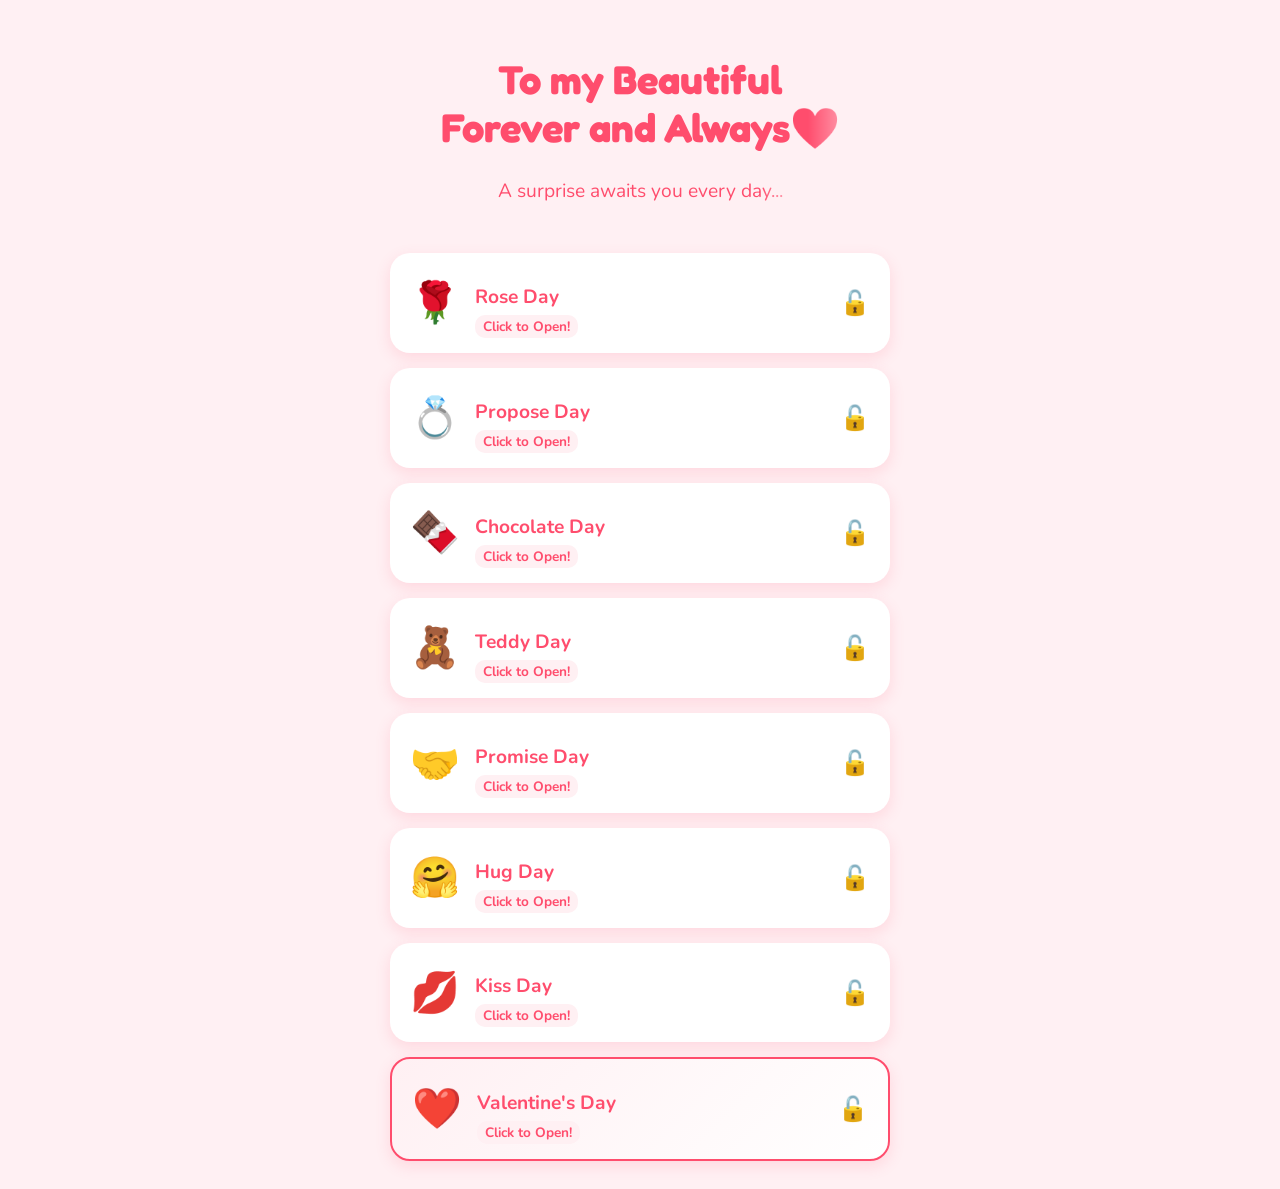
<file: index.html>
<!DOCTYPE html>
<html lang="en">

<head>
    <meta charset="UTF-8">
    <meta name="viewport" content="width=device-width, initial-scale=1.0">
    <title>For My Pikoo</title>
    <link rel="stylesheet" href="style.css">
</head>

<body>

    <div class="container">
        <h1 class="shine-text">To my Beautiful<br> 
            Forever and Always❤️</h1>
        <p class="shine-text" style="font-size: 1.2rem; margin-bottom: 20px;">A surprise awaits you every day...</p>

        <div class="timeline">
            <a href="rose.html" class="day-card" id="day-7" data-date="2026-02-07">
                <div class="icon">🌹</div>
                <div class="info">
                    <h2>Rose Day</h2>
                    <div class="timer" id="timer-7">Loading...</div>
                </div>
                <div class="status">🔒</div>

                <svg class="heart-icon heart-1" viewBox="0 0 24 24">
                    <path
                        d="M12 21.35l-1.45-1.32C5.4 15.36 2 12.28 2 8.5 2 5.42 4.42 3 7.5 3c1.74 0 3.41.81 4.5 2.09C13.09 3.81 14.76 3 16.5 3 19.58 3 22 5.42 22 8.5c0 3.78-3.4 6.86-8.55 11.54L12 21.35z" />
                </svg>
                <svg class="heart-icon heart-2" viewBox="0 0 24 24">
                    <path
                        d="M12 21.35l-1.45-1.32C5.4 15.36 2 12.28 2 8.5 2 5.42 4.42 3 7.5 3c1.74 0 3.41.81 4.5 2.09C13.09 3.81 14.76 3 16.5 3 19.58 3 22 5.42 22 8.5c0 3.78-3.4 6.86-8.55 11.54L12 21.35z" />
                </svg>
                <svg class="heart-icon heart-3" viewBox="0 0 24 24">
                    <path
                        d="M12 21.35l-1.45-1.32C5.4 15.36 2 12.28 2 8.5 2 5.42 4.42 3 7.5 3c1.74 0 3.41.81 4.5 2.09C13.09 3.81 14.76 3 16.5 3 19.58 3 22 5.42 22 8.5c0 3.78-3.4 6.86-8.55 11.54L12 21.35z" />
                </svg>
                <svg class="heart-icon heart-4" viewBox="0 0 24 24">
                    <path
                        d="M12 21.35l-1.45-1.32C5.4 15.36 2 12.28 2 8.5 2 5.42 4.42 3 7.5 3c1.74 0 3.41.81 4.5 2.09C13.09 3.81 14.76 3 16.5 3 19.58 3 22 5.42 22 8.5c0 3.78-3.4 6.86-8.55 11.54L12 21.35z" />
                </svg>
                <svg class="heart-icon heart-5" viewBox="0 0 24 24">
                    <path
                        d="M12 21.35l-1.45-1.32C5.4 15.36 2 12.28 2 8.5 2 5.42 4.42 3 7.5 3c1.74 0 3.41.81 4.5 2.09C13.09 3.81 14.76 3 16.5 3 19.58 3 22 5.42 22 8.5c0 3.78-3.4 6.86-8.55 11.54L12 21.35z" />
                </svg>
                <svg class="heart-icon heart-6" viewBox="0 0 24 24">
                    <path
                        d="M12 21.35l-1.45-1.32C5.4 15.36 2 12.28 2 8.5 2 5.42 4.42 3 7.5 3c1.74 0 3.41.81 4.5 2.09C13.09 3.81 14.76 3 16.5 3 19.58 3 22 5.42 22 8.5c0 3.78-3.4 6.86-8.55 11.54L12 21.35z" />
                </svg>
            </a>

            <a href="propose.html" class="day-card" id="day-8" data-date="2026-02-08">
                <div class="icon">💍</div>
                <div class="info">
                    <h2>Propose Day</h2>
                    <div class="timer" id="timer-8">Loading...</div>
                </div>
                <div class="status">🔒</div>
                <svg class="heart-icon heart-1" viewBox="0 0 24 24">
                    <path
                        d="M12 21.35l-1.45-1.32C5.4 15.36 2 12.28 2 8.5 2 5.42 4.42 3 7.5 3c1.74 0 3.41.81 4.5 2.09C13.09 3.81 14.76 3 16.5 3 19.58 3 22 5.42 22 8.5c0 3.78-3.4 6.86-8.55 11.54L12 21.35z" />
                </svg>
                <svg class="heart-icon heart-2" viewBox="0 0 24 24">
                    <path
                        d="M12 21.35l-1.45-1.32C5.4 15.36 2 12.28 2 8.5 2 5.42 4.42 3 7.5 3c1.74 0 3.41.81 4.5 2.09C13.09 3.81 14.76 3 16.5 3 19.58 3 22 5.42 22 8.5c0 3.78-3.4 6.86-8.55 11.54L12 21.35z" />
                </svg>
                <svg class="heart-icon heart-3" viewBox="0 0 24 24">
                    <path
                        d="M12 21.35l-1.45-1.32C5.4 15.36 2 12.28 2 8.5 2 5.42 4.42 3 7.5 3c1.74 0 3.41.81 4.5 2.09C13.09 3.81 14.76 3 16.5 3 19.58 3 22 5.42 22 8.5c0 3.78-3.4 6.86-8.55 11.54L12 21.35z" />
                </svg>
                <svg class="heart-icon heart-4" viewBox="0 0 24 24">
                    <path
                        d="M12 21.35l-1.45-1.32C5.4 15.36 2 12.28 2 8.5 2 5.42 4.42 3 7.5 3c1.74 0 3.41.81 4.5 2.09C13.09 3.81 14.76 3 16.5 3 19.58 3 22 5.42 22 8.5c0 3.78-3.4 6.86-8.55 11.54L12 21.35z" />
                </svg>
                <svg class="heart-icon heart-5" viewBox="0 0 24 24">
                    <path
                        d="M12 21.35l-1.45-1.32C5.4 15.36 2 12.28 2 8.5 2 5.42 4.42 3 7.5 3c1.74 0 3.41.81 4.5 2.09C13.09 3.81 14.76 3 16.5 3 19.58 3 22 5.42 22 8.5c0 3.78-3.4 6.86-8.55 11.54L12 21.35z" />
                </svg>
                <svg class="heart-icon heart-6" viewBox="0 0 24 24">
                    <path
                        d="M12 21.35l-1.45-1.32C5.4 15.36 2 12.28 2 8.5 2 5.42 4.42 3 7.5 3c1.74 0 3.41.81 4.5 2.09C13.09 3.81 14.76 3 16.5 3 19.58 3 22 5.42 22 8.5c0 3.78-3.4 6.86-8.55 11.54L12 21.35z" />
                </svg>
            </a>

            <a href="chocolate.html" class="day-card" id="day-9" data-date="2026-02-09">
                <div class="icon">🍫</div>
                <div class="info">
                    <h2>Chocolate Day</h2>
                    <div class="timer" id="timer-9">Loading...</div>
                </div>
                <div class="status">🔒</div>
                <svg class="heart-icon heart-1" viewBox="0 0 24 24">
                    <path
                        d="M12 21.35l-1.45-1.32C5.4 15.36 2 12.28 2 8.5 2 5.42 4.42 3 7.5 3c1.74 0 3.41.81 4.5 2.09C13.09 3.81 14.76 3 16.5 3 19.58 3 22 5.42 22 8.5c0 3.78-3.4 6.86-8.55 11.54L12 21.35z" />
                </svg>
                <svg class="heart-icon heart-2" viewBox="0 0 24 24">
                    <path
                        d="M12 21.35l-1.45-1.32C5.4 15.36 2 12.28 2 8.5 2 5.42 4.42 3 7.5 3c1.74 0 3.41.81 4.5 2.09C13.09 3.81 14.76 3 16.5 3 19.58 3 22 5.42 22 8.5c0 3.78-3.4 6.86-8.55 11.54L12 21.35z" />
                </svg>
                <svg class="heart-icon heart-3" viewBox="0 0 24 24">
                    <path
                        d="M12 21.35l-1.45-1.32C5.4 15.36 2 12.28 2 8.5 2 5.42 4.42 3 7.5 3c1.74 0 3.41.81 4.5 2.09C13.09 3.81 14.76 3 16.5 3 19.58 3 22 5.42 22 8.5c0 3.78-3.4 6.86-8.55 11.54L12 21.35z" />
                </svg>
                <svg class="heart-icon heart-4" viewBox="0 0 24 24">
                    <path
                        d="M12 21.35l-1.45-1.32C5.4 15.36 2 12.28 2 8.5 2 5.42 4.42 3 7.5 3c1.74 0 3.41.81 4.5 2.09C13.09 3.81 14.76 3 16.5 3 19.58 3 22 5.42 22 8.5c0 3.78-3.4 6.86-8.55 11.54L12 21.35z" />
                </svg>
                <svg class="heart-icon heart-5" viewBox="0 0 24 24">
                    <path
                        d="M12 21.35l-1.45-1.32C5.4 15.36 2 12.28 2 8.5 2 5.42 4.42 3 7.5 3c1.74 0 3.41.81 4.5 2.09C13.09 3.81 14.76 3 16.5 3 19.58 3 22 5.42 22 8.5c0 3.78-3.4 6.86-8.55 11.54L12 21.35z" />
                </svg>
                <svg class="heart-icon heart-6" viewBox="0 0 24 24">
                    <path
                        d="M12 21.35l-1.45-1.32C5.4 15.36 2 12.28 2 8.5 2 5.42 4.42 3 7.5 3c1.74 0 3.41.81 4.5 2.09C13.09 3.81 14.76 3 16.5 3 19.58 3 22 5.42 22 8.5c0 3.78-3.4 6.86-8.55 11.54L12 21.35z" />
                </svg>
            </a>

            <a href="teddy.html" class="day-card" id="day-10" data-date="2026-02-10">
                <div class="icon">🧸</div>
                <div class="info">
                    <h2>Teddy Day</h2>
                    <div class="timer" id="timer-10">Loading...</div>
                </div>
                <div class="status">🔒</div>
                <svg class="heart-icon heart-1" viewBox="0 0 24 24">
                    <path
                        d="M12 21.35l-1.45-1.32C5.4 15.36 2 12.28 2 8.5 2 5.42 4.42 3 7.5 3c1.74 0 3.41.81 4.5 2.09C13.09 3.81 14.76 3 16.5 3 19.58 3 22 5.42 22 8.5c0 3.78-3.4 6.86-8.55 11.54L12 21.35z" />
                </svg>
                <svg class="heart-icon heart-2" viewBox="0 0 24 24">
                    <path
                        d="M12 21.35l-1.45-1.32C5.4 15.36 2 12.28 2 8.5 2 5.42 4.42 3 7.5 3c1.74 0 3.41.81 4.5 2.09C13.09 3.81 14.76 3 16.5 3 19.58 3 22 5.42 22 8.5c0 3.78-3.4 6.86-8.55 11.54L12 21.35z" />
                </svg>
                <svg class="heart-icon heart-3" viewBox="0 0 24 24">
                    <path
                        d="M12 21.35l-1.45-1.32C5.4 15.36 2 12.28 2 8.5 2 5.42 4.42 3 7.5 3c1.74 0 3.41.81 4.5 2.09C13.09 3.81 14.76 3 16.5 3 19.58 3 22 5.42 22 8.5c0 3.78-3.4 6.86-8.55 11.54L12 21.35z" />
                </svg>
                <svg class="heart-icon heart-4" viewBox="0 0 24 24">
                    <path
                        d="M12 21.35l-1.45-1.32C5.4 15.36 2 12.28 2 8.5 2 5.42 4.42 3 7.5 3c1.74 0 3.41.81 4.5 2.09C13.09 3.81 14.76 3 16.5 3 19.58 3 22 5.42 22 8.5c0 3.78-3.4 6.86-8.55 11.54L12 21.35z" />
                </svg>
                <svg class="heart-icon heart-5" viewBox="0 0 24 24">
                    <path
                        d="M12 21.35l-1.45-1.32C5.4 15.36 2 12.28 2 8.5 2 5.42 4.42 3 7.5 3c1.74 0 3.41.81 4.5 2.09C13.09 3.81 14.76 3 16.5 3 19.58 3 22 5.42 22 8.5c0 3.78-3.4 6.86-8.55 11.54L12 21.35z" />
                </svg>
                <svg class="heart-icon heart-6" viewBox="0 0 24 24">
                    <path
                        d="M12 21.35l-1.45-1.32C5.4 15.36 2 12.28 2 8.5 2 5.42 4.42 3 7.5 3c1.74 0 3.41.81 4.5 2.09C13.09 3.81 14.76 3 16.5 3 19.58 3 22 5.42 22 8.5c0 3.78-3.4 6.86-8.55 11.54L12 21.35z" />
                </svg>
            </a>

            <a href="promise.html" class="day-card" id="day-11" data-date="2026-02-11">
                <div class="icon">🤝</div>
                <div class="info">
                    <h2>Promise Day</h2>
                    <div class="timer" id="timer-11">Loading...</div>
                </div>
                <div class="status">🔒</div>
                <svg class="heart-icon heart-1" viewBox="0 0 24 24">
                    <path
                        d="M12 21.35l-1.45-1.32C5.4 15.36 2 12.28 2 8.5 2 5.42 4.42 3 7.5 3c1.74 0 3.41.81 4.5 2.09C13.09 3.81 14.76 3 16.5 3 19.58 3 22 5.42 22 8.5c0 3.78-3.4 6.86-8.55 11.54L12 21.35z" />
                </svg>
                <svg class="heart-icon heart-2" viewBox="0 0 24 24">
                    <path
                        d="M12 21.35l-1.45-1.32C5.4 15.36 2 12.28 2 8.5 2 5.42 4.42 3 7.5 3c1.74 0 3.41.81 4.5 2.09C13.09 3.81 14.76 3 16.5 3 19.58 3 22 5.42 22 8.5c0 3.78-3.4 6.86-8.55 11.54L12 21.35z" />
                </svg>
                <svg class="heart-icon heart-3" viewBox="0 0 24 24">
                    <path
                        d="M12 21.35l-1.45-1.32C5.4 15.36 2 12.28 2 8.5 2 5.42 4.42 3 7.5 3c1.74 0 3.41.81 4.5 2.09C13.09 3.81 14.76 3 16.5 3 19.58 3 22 5.42 22 8.5c0 3.78-3.4 6.86-8.55 11.54L12 21.35z" />
                </svg>
                <svg class="heart-icon heart-4" viewBox="0 0 24 24">
                    <path
                        d="M12 21.35l-1.45-1.32C5.4 15.36 2 12.28 2 8.5 2 5.42 4.42 3 7.5 3c1.74 0 3.41.81 4.5 2.09C13.09 3.81 14.76 3 16.5 3 19.58 3 22 5.42 22 8.5c0 3.78-3.4 6.86-8.55 11.54L12 21.35z" />
                </svg>
                <svg class="heart-icon heart-5" viewBox="0 0 24 24">
                    <path
                        d="M12 21.35l-1.45-1.32C5.4 15.36 2 12.28 2 8.5 2 5.42 4.42 3 7.5 3c1.74 0 3.41.81 4.5 2.09C13.09 3.81 14.76 3 16.5 3 19.58 3 22 5.42 22 8.5c0 3.78-3.4 6.86-8.55 11.54L12 21.35z" />
                </svg>
                <svg class="heart-icon heart-6" viewBox="0 0 24 24">
                    <path
                        d="M12 21.35l-1.45-1.32C5.4 15.36 2 12.28 2 8.5 2 5.42 4.42 3 7.5 3c1.74 0 3.41.81 4.5 2.09C13.09 3.81 14.76 3 16.5 3 19.58 3 22 5.42 22 8.5c0 3.78-3.4 6.86-8.55 11.54L12 21.35z" />
                </svg>
            </a>

            <a href="hug.html" class="day-card" id="day-12" data-date="2026-02-12">
                <div class="icon">🤗</div>
                <div class="info">
                    <h2>Hug Day</h2>
                    <div class="timer" id="timer-12">Loading...</div>
                </div>
                <div class="status">🔒</div>
                <svg class="heart-icon heart-1" viewBox="0 0 24 24">
                    <path
                        d="M12 21.35l-1.45-1.32C5.4 15.36 2 12.28 2 8.5 2 5.42 4.42 3 7.5 3c1.74 0 3.41.81 4.5 2.09C13.09 3.81 14.76 3 16.5 3 19.58 3 22 5.42 22 8.5c0 3.78-3.4 6.86-8.55 11.54L12 21.35z" />
                </svg>
                <svg class="heart-icon heart-2" viewBox="0 0 24 24">
                    <path
                        d="M12 21.35l-1.45-1.32C5.4 15.36 2 12.28 2 8.5 2 5.42 4.42 3 7.5 3c1.74 0 3.41.81 4.5 2.09C13.09 3.81 14.76 3 16.5 3 19.58 3 22 5.42 22 8.5c0 3.78-3.4 6.86-8.55 11.54L12 21.35z" />
                </svg>
                <svg class="heart-icon heart-3" viewBox="0 0 24 24">
                    <path
                        d="M12 21.35l-1.45-1.32C5.4 15.36 2 12.28 2 8.5 2 5.42 4.42 3 7.5 3c1.74 0 3.41.81 4.5 2.09C13.09 3.81 14.76 3 16.5 3 19.58 3 22 5.42 22 8.5c0 3.78-3.4 6.86-8.55 11.54L12 21.35z" />
                </svg>
                <svg class="heart-icon heart-4" viewBox="0 0 24 24">
                    <path
                        d="M12 21.35l-1.45-1.32C5.4 15.36 2 12.28 2 8.5 2 5.42 4.42 3 7.5 3c1.74 0 3.41.81 4.5 2.09C13.09 3.81 14.76 3 16.5 3 19.58 3 22 5.42 22 8.5c0 3.78-3.4 6.86-8.55 11.54L12 21.35z" />
                </svg>
                <svg class="heart-icon heart-5" viewBox="0 0 24 24">
                    <path
                        d="M12 21.35l-1.45-1.32C5.4 15.36 2 12.28 2 8.5 2 5.42 4.42 3 7.5 3c1.74 0 3.41.81 4.5 2.09C13.09 3.81 14.76 3 16.5 3 19.58 3 22 5.42 22 8.5c0 3.78-3.4 6.86-8.55 11.54L12 21.35z" />
                </svg>
                <svg class="heart-icon heart-6" viewBox="0 0 24 24">
                    <path
                        d="M12 21.35l-1.45-1.32C5.4 15.36 2 12.28 2 8.5 2 5.42 4.42 3 7.5 3c1.74 0 3.41.81 4.5 2.09C13.09 3.81 14.76 3 16.5 3 19.58 3 22 5.42 22 8.5c0 3.78-3.4 6.86-8.55 11.54L12 21.35z" />
                </svg>
            </a>

            <a href="kiss.html" class="day-card" id="day-13" data-date="2026-02-13">
                <div class="icon">💋</div>
                <div class="info">
                    <h2>Kiss Day</h2>
                    <div class="timer" id="timer-13">Loading...</div>
                </div>
                <div class="status">🔒</div>
                <svg class="heart-icon heart-1" viewBox="0 0 24 24">
                    <path
                        d="M12 21.35l-1.45-1.32C5.4 15.36 2 12.28 2 8.5 2 5.42 4.42 3 7.5 3c1.74 0 3.41.81 4.5 2.09C13.09 3.81 14.76 3 16.5 3 19.58 3 22 5.42 22 8.5c0 3.78-3.4 6.86-8.55 11.54L12 21.35z" />
                </svg>
                <svg class="heart-icon heart-2" viewBox="0 0 24 24">
                    <path
                        d="M12 21.35l-1.45-1.32C5.4 15.36 2 12.28 2 8.5 2 5.42 4.42 3 7.5 3c1.74 0 3.41.81 4.5 2.09C13.09 3.81 14.76 3 16.5 3 19.58 3 22 5.42 22 8.5c0 3.78-3.4 6.86-8.55 11.54L12 21.35z" />
                </svg>
                <svg class="heart-icon heart-3" viewBox="0 0 24 24">
                    <path
                        d="M12 21.35l-1.45-1.32C5.4 15.36 2 12.28 2 8.5 2 5.42 4.42 3 7.5 3c1.74 0 3.41.81 4.5 2.09C13.09 3.81 14.76 3 16.5 3 19.58 3 22 5.42 22 8.5c0 3.78-3.4 6.86-8.55 11.54L12 21.35z" />
                </svg>
                <svg class="heart-icon heart-4" viewBox="0 0 24 24">
                    <path
                        d="M12 21.35l-1.45-1.32C5.4 15.36 2 12.28 2 8.5 2 5.42 4.42 3 7.5 3c1.74 0 3.41.81 4.5 2.09C13.09 3.81 14.76 3 16.5 3 19.58 3 22 5.42 22 8.5c0 3.78-3.4 6.86-8.55 11.54L12 21.35z" />
                </svg>
                <svg class="heart-icon heart-5" viewBox="0 0 24 24">
                    <path
                        d="M12 21.35l-1.45-1.32C5.4 15.36 2 12.28 2 8.5 2 5.42 4.42 3 7.5 3c1.74 0 3.41.81 4.5 2.09C13.09 3.81 14.76 3 16.5 3 19.58 3 22 5.42 22 8.5c0 3.78-3.4 6.86-8.55 11.54L12 21.35z" />
                </svg>
                <svg class="heart-icon heart-6" viewBox="0 0 24 24">
                    <path
                        d="M12 21.35l-1.45-1.32C5.4 15.36 2 12.28 2 8.5 2 5.42 4.42 3 7.5 3c1.74 0 3.41.81 4.5 2.09C13.09 3.81 14.76 3 16.5 3 19.58 3 22 5.42 22 8.5c0 3.78-3.4 6.86-8.55 11.54L12 21.35z" />
                </svg>
            </a>

            <a href="valentine.html" class="day-card valentine-special" id="day-14" data-date="2026-02-14">
                <div class="icon">❤️</div>
                <div class="info">
                    <h2>Valentine's Day</h2>
                    <div class="timer" id="timer-14">Loading...</div>
                </div>
                <div class="status">🔒</div>
                <svg class="heart-icon heart-1" viewBox="0 0 24 24">
                    <path
                        d="M12 21.35l-1.45-1.32C5.4 15.36 2 12.28 2 8.5 2 5.42 4.42 3 7.5 3c1.74 0 3.41.81 4.5 2.09C13.09 3.81 14.76 3 16.5 3 19.58 3 22 5.42 22 8.5c0 3.78-3.4 6.86-8.55 11.54L12 21.35z" />
                </svg>
                <svg class="heart-icon heart-2" viewBox="0 0 24 24">
                    <path
                        d="M12 21.35l-1.45-1.32C5.4 15.36 2 12.28 2 8.5 2 5.42 4.42 3 7.5 3c1.74 0 3.41.81 4.5 2.09C13.09 3.81 14.76 3 16.5 3 19.58 3 22 5.42 22 8.5c0 3.78-3.4 6.86-8.55 11.54L12 21.35z" />
                </svg>
                <svg class="heart-icon heart-3" viewBox="0 0 24 24">
                    <path
                        d="M12 21.35l-1.45-1.32C5.4 15.36 2 12.28 2 8.5 2 5.42 4.42 3 7.5 3c1.74 0 3.41.81 4.5 2.09C13.09 3.81 14.76 3 16.5 3 19.58 3 22 5.42 22 8.5c0 3.78-3.4 6.86-8.55 11.54L12 21.35z" />
                </svg>
                <svg class="heart-icon heart-4" viewBox="0 0 24 24">
                    <path
                        d="M12 21.35l-1.45-1.32C5.4 15.36 2 12.28 2 8.5 2 5.42 4.42 3 7.5 3c1.74 0 3.41.81 4.5 2.09C13.09 3.81 14.76 3 16.5 3 19.58 3 22 5.42 22 8.5c0 3.78-3.4 6.86-8.55 11.54L12 21.35z" />
                </svg>
                <svg class="heart-icon heart-5" viewBox="0 0 24 24">
                    <path
                        d="M12 21.35l-1.45-1.32C5.4 15.36 2 12.28 2 8.5 2 5.42 4.42 3 7.5 3c1.74 0 3.41.81 4.5 2.09C13.09 3.81 14.76 3 16.5 3 19.58 3 22 5.42 22 8.5c0 3.78-3.4 6.86-8.55 11.54L12 21.35z" />
                </svg>
                <svg class="heart-icon heart-6" viewBox="0 0 24 24">
                    <path
                        d="M12 21.35l-1.45-1.32C5.4 15.36 2 12.28 2 8.5 2 5.42 4.42 3 7.5 3c1.74 0 3.41.81 4.5 2.09C13.09 3.81 14.76 3 16.5 3 19.58 3 22 5.42 22 8.5c0 3.78-3.4 6.86-8.55 11.54L12 21.35z" />
                </svg>
            </a>
        </div>
    </div>

    <script src="script.js"></script>
</body>

</html>
</file>
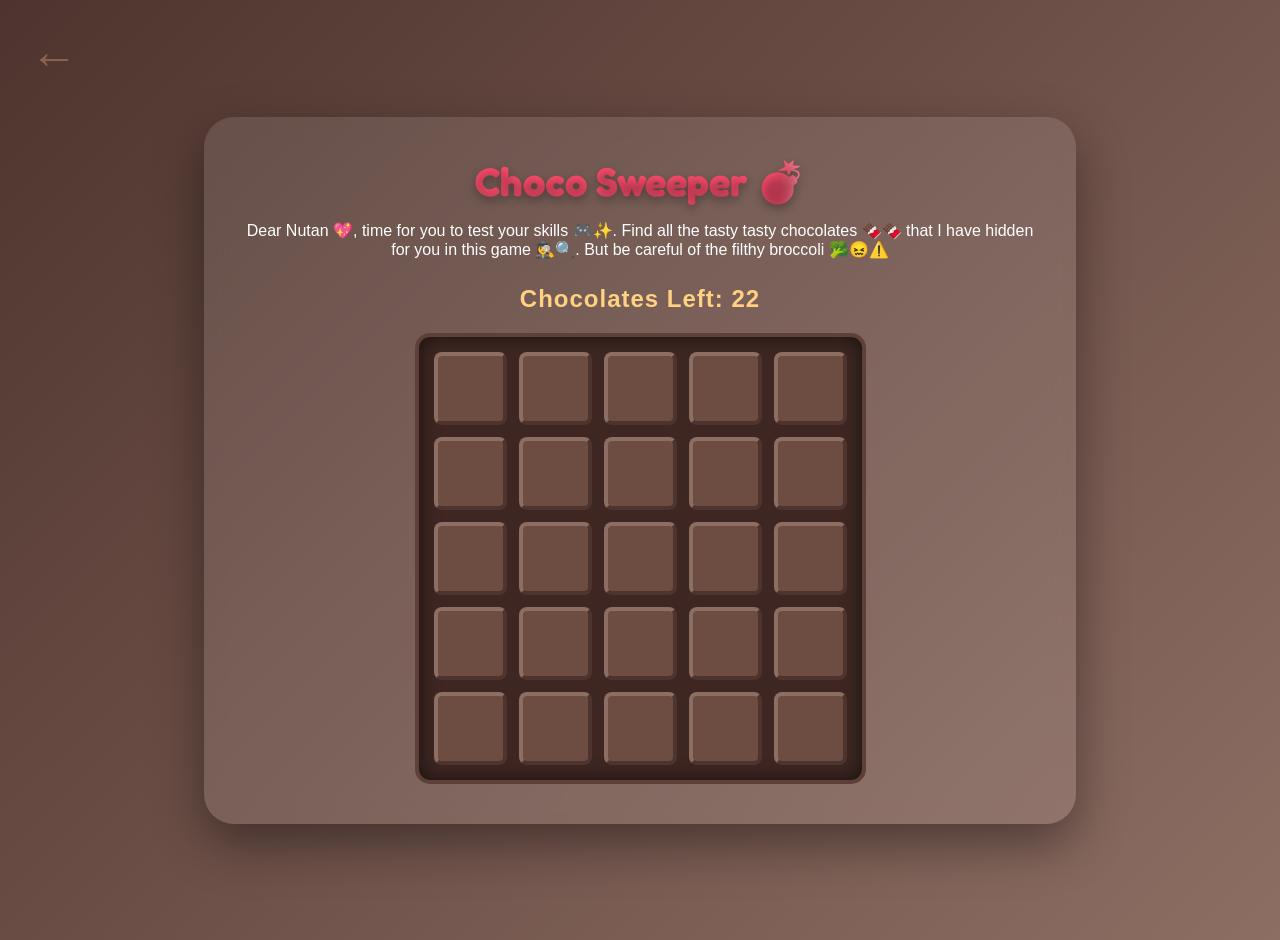
<file: chocolate.html>
<!DOCTYPE html>
<html lang="en">

<head>
    <meta charset="UTF-8">
    <meta name="viewport" content="width=device-width, initial-scale=1.0">
    <title>Choco Sweeper 🍫</title>

    <link rel="stylesheet" href="style.css">
    <link rel="stylesheet" href="chocolate.css">
</head>

<body class="choco-bg">

    <a href="index.html" class="back-arrow">←</a>

    <audio id="click-sound" src="pop.wav"></audio>
    <audio id="win-sound" src="win.mp3"></audio>
    <audio id="lose-sound" src="lose.mp3"></audio>

    <div class="game-container">
        <h1 class="shine-text" style="font-size: 2.5rem;">Choco Sweeper 💣</h1>
        <p>Dear Nutan 💖, time for you to test your skills 🎮✨. Find all the tasty tasty chocolates 🍫🍫 that
            I have hidden for you in this game 🕵️‍♀️🔍. But be careful of the filthy broccoli 🥦😖⚠️</p>


        <div class="status-bar">
            <span>Chocolates Left: <span id="choco-count">0</span></span>
        </div>

        <div id="grid" class="chocolate-grid"></div>

        <button id="restart-btn" class="btn" onclick="initGame()" style="display: none;">
            Play Again 🔄
        </button>
    </div>

    <div id="win-modal" class="modal hidden">
        <div class="modal-content">
            <span class="close-modal">&times;</span>

            <h2>Congrats Pro Gamer! 🎮🍫</h2>

            <div class="ticket">
                <div class="ticket-content">
                    <p style="font-size: 1.2rem; line-height: 1.6;">
                        To the love of my life, <b>Nutan</b>:<br>
                        You sweep me off my feet just like you swept this grid!<br>
                        <b>Happy Chocolate Day! ❤️</b><br>
                        P.S. I promise to bring you chocolates whenever and wherever you need 🍫❤️✨
                    </p>
                </div>
            </div>
        </div>
    </div>

    <canvas id="confetti"></canvas>
    <script src="chocolate.js"></script>
</body>

</html>
</file>
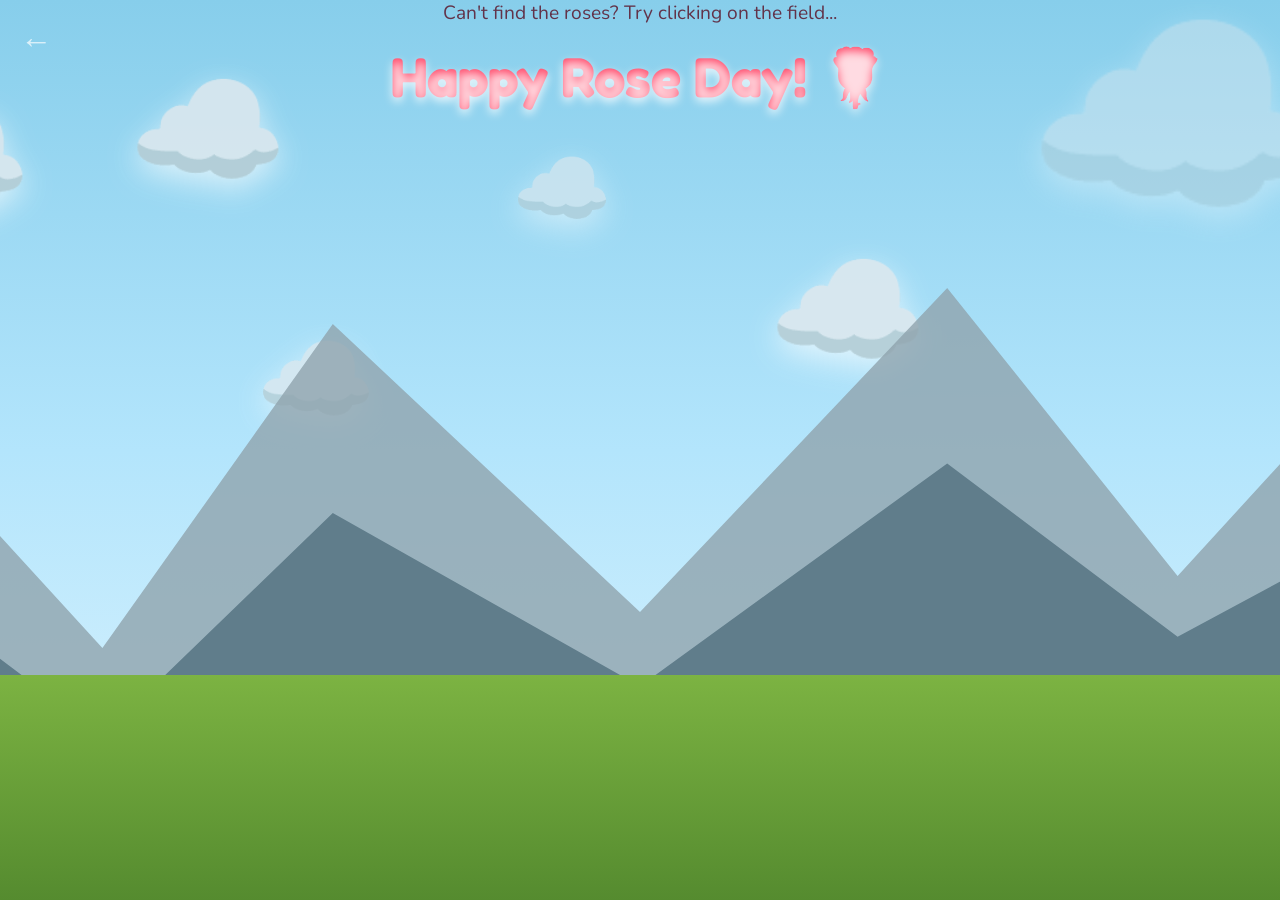
<file: rose.html>
<!DOCTYPE html>
<html lang="en">

<head>
    <meta charset="UTF-8">
    <meta name="viewport" content="width=device-width, initial-scale=1.0">
    <title>Rose Day 🌹</title>
    <link rel="stylesheet" href="style.css">
    <link rel="stylesheet" href="rose.css">
</head>

<body>

    <a href="index.html" class="back-arrow">←</a>

    <h1 class="shine-text main-title">Happy Rose Day! 🌹</h1>

    <div class="hint-text">Can't find the roses? Try clicking on the field...</div>

    <div class="world" id="world">
        <div class="layer clouds" data-speed="0.2">
            <div class="cloud c1">☁️</div>
            <div class="cloud c2">☁️</div>
            <div class="cloud c3">☁️</div>
            <div class="cloud c4">☁️</div>
            <div class="cloud c5">☁️</div>
            <div class="cloud c6">☁️</div>
        </div>

        <div class="layer mountains-back" data-speed="0.1"></div>
        <div class="layer mountains-front" data-speed="0.3"></div>

        <div class="layer ground" id="ground-area" onclick="plantRose(event)">
            <div id="gardener">
                <img src="rosa.png" alt="Rosa">
            </div>
        </div>
    </div>

    <script src="rose.js"></script>
</body>

</html>
</file>
<file: style.css>
/* style.css */
@import url('https://fonts.googleapis.com/css2?family=Fredoka+One&family=Nunito:wght@400;700&display=swap');

:root {
    --primary-color: #ff4d6d;
    --secondary-color: #ff8fa3;
    --bg-color: #fff0f3;
    --card-bg: #ffffff;
    --text-color: #590d22;
    --locked-color: #a0a0a0;
}

body {
    font-family: 'Nunito', sans-serif;
    background-color: var(--bg-color);
    color: var(--text-color);
    padding: 20px;
    display: flex;
    justify-content: center;
}

.container {
    max-width: 500px;
    width: 100%;
    text-align: center;
}

h1 {
    font-family: 'Fredoka One', cursive;
    color: var(--primary-color);
    font-size: 2.5rem;
    margin-bottom: 10px;
}

.timeline {
    display: flex;
    flex-direction: column;
    gap: 15px;
    margin-top: 30px;
}

.day-card {
    display: flex;
    align-items: center;
    background: var(--card-bg);
    padding: 15px 20px;
    border-radius: 20px;
    text-decoration: none;
    color: var(--text-color);
    box-shadow: 0 5px 15px rgba(255, 77, 109, 0.15);
    transition: transform 0.3s, box-shadow 0.3s;
    position: relative;
    z-index: 1;
    overflow: visible;
}

/* Icon (Emoji) */
.icon {
    font-size: 2.5rem;
    margin-right: 15px;
}

/* Text Info */
.info {
    flex-grow: 1;
    text-align: left;
}

.info h2 {
    font-size: 1.2rem;
    margin-bottom: 5px;
    color: var(--primary-color);
}

.timer {
    font-size: 0.85rem;
    color: #666;
    font-weight: bold;
    background: #f0f0f0;
    display: inline-block;
    padding: 2px 8px;
    border-radius: 10px;
}

/* Status (Lock/Arrow) */
.status {
    font-size: 1.5rem;
}

/* Locked State */
.day-card.locked {
    background: #f8f8f8;
    cursor: not-allowed;
    opacity: 0.8;
}

.day-card.locked .icon,
.day-card.locked h2 {
    filter: grayscale(100%);
    color: var(--locked-color);
}

/* Unlocked State (Hover) */
.day-card:not(.locked):hover {
    transform: scale(1.02);
    box-shadow: 0 8px 20px rgba(255, 77, 109, 0.25);
}

.day-card.valentine-special {
    background: linear-gradient(135deg, #fff0f3 0%, #fff 100%);
    border: 2px solid var(--primary-color);
}

/* --- UPDATED CARD HOVER & HEARTS --- */

/* 1. Make the Card Dark & Glowing on Hover */
.day-card:not(.locked):hover {
    transform: translateY(-5px) scale(1.05);
    background: #2b0c16;
    /* Goes dark */
    color: var(--secondary-color);
    /* Text turns pink */
    box-shadow: 0 0 25px var(--primary-color);
    /* The Soft Pink Glowing Outline */
    border: 1px solid var(--primary-color);
}

.day-card:not(.locked):hover .timer {
    background: #4a1a25;
    /* Darker background for timer too */
    color: #fff;
}

/* 2. Bigger Hearts & Positioning */
/* I increased widths by roughly 2x */

.heart-icon {
    position: absolute;
    fill: var(--primary-color);
    z-index: -1;
    transition: all 0.8s cubic-bezier(0.1, 0.4, 0, 1);
    opacity: 0;
    pointer-events: none;
}

/* Bigger Start Sizes */
.heart-1 {
    top: 20%;
    left: 20%;
    width: 50px;
}

/* Big one */
.heart-2 {
    top: 45%;
    left: 45%;
    width: 30px;
}

.heart-3 {
    top: 40%;
    left: 40%;
    width: 20px;
}

.heart-4 {
    top: 20%;
    left: 40%;
    width: 25px;
}

.heart-5 {
    top: 25%;
    left: 45%;
    width: 35px;
}

.heart-6 {
    top: 5%;
    left: 50%;
    width: 20px;
}

/* Fly Out Positions (unchanged, just ensuring they work with new sizes) */
.day-card:hover .heart-icon {
    opacity: 1;
    z-index: 10;
}

.day-card:hover .heart-1 {
    top: -40%;
    left: -30%;
    filter: drop-shadow(0 0 10px var(--primary-color));
}

.day-card:hover .heart-2 {
    top: -20%;
    left: 100%;
    filter: drop-shadow(0 0 10px var(--primary-color));
}

.day-card:hover .heart-3 {
    top: 100%;
    left: 100%;
    filter: drop-shadow(0 0 10px var(--primary-color));
}

.day-card:hover .heart-4 {
    top: 100%;
    left: 0%;
    filter: drop-shadow(0 0 10px var(--primary-color));
}

.day-card:hover .heart-5 {
    top: -30%;
    left: 50%;
    filter: drop-shadow(0 0 10px var(--primary-color));
}

.day-card:hover .heart-6 {
    top: 50%;
    left: 110%;
    filter: drop-shadow(0 0 10px var(--primary-color));
}

/* --- SHIMMER TEXT EFFECT (FINAL FIXED) --- */
.shine-text {
    /* The gradient is now mostly red, with a thin white strip in the middle */
    background: linear-gradient(to right,
            var(--primary-color) 0%,
            var(--primary-color) 40%,
            #ffe6ea 50%,
            var(--primary-color) 60%,
            var(--primary-color) 100%);

    /* Make background huge so we can move the strip across */
    background-size: 180% auto;

    /* Clip to text */
    color: var(--primary-color);
    /* Fallback */
    background-clip: text;
    -webkit-background-clip: text;
    -webkit-text-fill-color: transparent;

    /* Layout */
    display: inline-block;
    font-size: 2.5rem;
    line-height: 1.2;
    /* Keeps the two lines close together */

    /* Animation settings */
    animation: shine 3s linear 1 forwards;
}

@keyframes shine {
    0% {
        background-position: -200% center;
    }

    100% {
        background-position: 200% center;
    }
}
</file>
<file: chocolate.css>
/* --- CHOCOLATE THEME --- */
.choco-bg {
    background: linear-gradient(135deg, #4e342e 0%, #8d6e63 100%);
    min-height: 100vh;
    margin: 0;
    display: grid;
    place-items: center;
    /* Perfect Center */
    font-family: 'Poppins', sans-serif;
    color: white;
    overflow-y: auto;
    /* Allow scroll if needed on small phones */
}

/* --- FIXED BACK ARROW --- */
.back-arrow {
    position: absolute;
    top: 30px;
    left: 30px;
    font-size: 3rem;
    font-weight: 900;
    color: #ffd180;
    opacity: 0.3;
    z-index: 200;
    text-decoration: none;
    transition: opacity 0.3s, transform 0.3s;
}

.back-arrow:hover {
    opacity: 1;
    transform: scale(1.2);
}

/* --- MAIN GAME CONTAINER (Fixed Height) --- */
.game-container {
    text-align: center;
    background: rgba(255, 255, 255, 0.1);
    backdrop-filter: blur(10px);
    border-radius: 30px;
    box-shadow: 0 20px 50px rgba(0, 0, 0, 0.4);

    /* SIZE FIX */
    width: 90%;
    max-width: 800px;
    min-height: 50vh;
    /* Reduced from 70vh to 50vh */

    display: flex;
    flex-direction: column;
    justify-content: center;
    align-items: center;

    padding: 40px;
}

h1 {
    font-size: 3rem;
    margin: 0;
    text-shadow: 0 4px 10px rgba(0, 0, 0, 0.3);
}

.status-bar {
    margin: 10px 0 20px 0;
    font-size: 1.5rem;
    font-weight: bold;
    color: #ffd180;
    letter-spacing: 1px;
}

/* --- THE GRID --- */
.chocolate-grid {
    display: grid;
    grid-template-columns: repeat(5, 1fr);
    gap: 12px;

    background: #3e2723;
    padding: 15px;
    border-radius: 15px;
    box-shadow: inset 0 0 20px rgba(0, 0, 0, 0.6);
    border: 4px solid #5d4037;

    /* Prevent collapse */
    min-width: 250px;
    min-height: 250px;
}

/* --- CHOCOLATE SQUARES --- */
.cell {
    width: 65px;
    height: 65px;
    background-color: #6d4c41;
    border-radius: 8px;
    cursor: pointer;
    position: relative;

    border-top: 4px solid #8d6e63;
    border-left: 4px solid #8d6e63;
    border-right: 4px solid #4e342e;
    border-bottom: 4px solid #4e342e;

    display: flex;
    justify-content: center;
    align-items: center;
    font-size: 2rem;
    user-select: none;
    transition: transform 0.1s;
}

.cell:active {
    transform: scale(0.95);
}

.cell.revealed {
    background-color: #d7ccc8;
    border: 2px solid #a1887f;
    cursor: default;
    transform: none;
}

/* MINE (Broccoli) - Fixed Centering & Size */
.cell.mine {
    background-color: #ef9a9a;
    border: 2px solid #e57373;
    /* Overrides the 3D bevel borders */

    /* Force size and centering to remain */
    display: flex;
    justify-content: center;
    align-items: center;

    /* Make it big again */
    font-size: 2.5rem;

    animation: shake 0.4s;
    cursor: default;
}

@keyframes shake {

    0%,
    100% {
        transform: translateX(0);
    }

    25% {
        transform: translateX(-5px);
    }

    75% {
        transform: translateX(5px);
    }
}

/* --- NEW PLAY AGAIN BUTTON (Propose Style) --- */
#restart-btn {
    margin-top: 30px;

    /* Pill Shape & Size */
    padding: 15px 40px;
    border-radius: 50px;
    border: none;
    outline: none;

    /* Typography */
    font-size: 1.2rem;
    /* Slightly Bigger */
    font-weight: 700;
    text-transform: uppercase;
    letter-spacing: 1px;
    cursor: pointer;

    /* Colors (Chocolate Theme) */
    background-color: #ffd180;
    /* Gold */
    color: #3e2723;
    /* Dark Brown Text */

    /* 3D Shadow */
    box-shadow: 0 5px 15px rgba(0, 0, 0, 0.2);

    /* Smooth Animation */
    transition: transform 0.2s, box-shadow 0.2s, background-color 0.2s;
}

#restart-btn:hover {
    background-color: #ffecb3;
    /* Lighter Gold */
    transform: translateY(-3px);
    /* Lift Up */
    box-shadow: 0 10px 20px rgba(0, 0, 0, 0.3);
}

#restart-btn:active {
    transform: translateY(-1px);
}

/* --- MODAL --- */
.modal {
    position: fixed;
    top: 0;
    left: 0;
    width: 100%;
    height: 100%;
    background: rgba(0, 0, 0, 0.85);
    display: flex;
    justify-content: center;
    align-items: center;
    z-index: 1000;
}

.modal.hidden {
    display: none;
}

.modal-content {
    background: white;
    padding: 40px;
    border-radius: 25px;
    text-align: center;
    color: #333;
    width: 90%;
    max-width: 500px;
}

.ticket {
    background: linear-gradient(45deg, #ffd700, #ffecb3);
    border: 4px dashed #b7950b;
    padding: 30px;
    margin: 20px 0;
    transform: rotate(-2deg);
    box-shadow: 0 10px 20px rgba(0, 0, 0, 0.2);
}

/* --- MINESWEEPER LOGIC STYLES --- */

/* The base square (Unopened Chocolate) */
.cell {
    /* Existing styling from before... */
    color: transparent;
    /* Hide contents initially */
    text-shadow: none;
}

/* 1. REVEALED NUMBER (Clue) */
.cell.checked {
    background-color: #d7ccc8;
    /* Creamy inside */
    border: 1px solid #a1887f;
    /* Flat border */
    transform: none;
    /* No 3D effect */
    cursor: default;

    /* Reveal the number */
    color: #5d4037;
    font-weight: 900;
    font-size: 2rem;
}

/* 2. REVEALED CHOCOLATE (Safe Empty Spot) */
.cell.chocolate {
    background-color: #efebe9;
    /* Lighter cream */
    color: initial !important;
    /* Show the Emoji color */
    font-size: 2.5rem;
    display: flex;
    /* Ensure centering */
    justify-content: center;
    align-items: center;
    animation: popIn 0.3s cubic-bezier(0.175, 0.885, 0.32, 1.275);
}

/* 3. REVEALED MINE (Broccoli) */
.cell.mine {
    background-color: #ef9a9a;
    /* Red background */
    border: 2px solid #e57373;

    /* IMPORTANT: Fix Visibility */
    color: initial !important;
    /* Force emoji to show */
    opacity: 1;

    font-size: 2.5rem;
    display: flex;
    justify-content: center;
    align-items: center;
    animation: shake 0.4s;
    cursor: default;
}

/* Flagged Square */
.cell.flag {
    color: initial !important;
    /* Show flag */
}

@keyframes popIn {
    0% {
        transform: scale(0);
    }

    100% {
        transform: scale(1);
    }
}

/* --- MODAL UPDATES --- */

/* The Close 'X' Button */
.close-modal {
    position: absolute;
    top: 15px;
    right: 20px;
    font-size: 2rem;
    font-weight: bold;
    color: #aaa;
    cursor: pointer;
    transition: color 0.3s;
    line-height: 1;
}

.close-modal:hover {
    color: #e74c3c;
    /* Turns red on hover */
}

/* Ensure modal content handles the absolute positioning */
.modal-content {
    position: relative;
    /* Important for the X to stay inside */
    /* Existing styles remain... */
}

/* --- CONFETTI (The Party Layer) --- */
#confetti {
    position: fixed;
    /* Better than absolute: stays on screen if you scroll */
    top: 0;
    left: 0;
    width: 100%;
    height: 100%;

    /* THE FIX: Higher than the modal (which is 1000) */
    z-index: 2000;

    /* CRITICAL: Lets you click "through" the confetti to close the modal */
    pointer-events: none;
}
</file>
<file: rose.css>
/* --- ROSE DAY: FULL SCREEN IMMERSIVE --- */
body {
    margin: 0;
    padding: 0;
    overflow: hidden;
    /* Prevents scrollbars */
    width: 100vw;
    height: 100vh;
    background: linear-gradient(to bottom, #87CEEB 0%, #B3E5FC 50%, #E1F5FE 100%);
}

/* Minimal Back Arrow */
.back-arrow {
    position: absolute;
    top: 20px;
    left: 20px;
    font-size: 2rem;
    text-decoration: none;
    color: #fff;
    z-index: 100;
    opacity: 0.7;
    transition: opacity 0.3s;
}

.back-arrow:hover {
    opacity: 1;
    transform: scale(1.1);
}

/* --- HEADER STYLING --- */
.main-title {
    position: absolute;
    top: 5px;
    /* Sits near top */
    width: 100%;
    text-align: center;
    z-index: 100;
    font-size: 3.5rem;
    /* Nice and big */
    text-shadow: 0 4px 10px rgba(255, 255, 255, 0.8);
    pointer-events: none;
}


/* Hint Text */
.hint-text {
    top: 90px;
    font-size: 1.2rem;
    opacity: 0.8;
}

/* World Container */
.world {
    position: absolute;
    /* Changed from relative to absolute to fill screen */
    top: 0;
    left: 0;
    width: 100%;
    height: 100%;
}

.layer {
    position: absolute;
    bottom: 0;
    left: 0;
    width: 100%;
    pointer-events: none;
    /* Only ground should be clickable */
}

/* Parallax Elements */
/* --- UPDATED MOUNTAINS (WIDER & PARALLAX READY) --- */

.mountains-back {
    height: 80vh;
    /* WIDER than screen to prevent gaps during movement */
    width: 120vw;
    left: -10vw;
    /* Center the extra width */

    position: absolute;
    background: #90A4AE;
    clip-path: polygon(0% 100%, 0% 30%, 15% 65%, 30% 20%, 50% 60%, 70% 15%, 85% 55%, 100% 20%, 100% 100%);
    opacity: 0.8;
    z-index: 2;
}

.mountains-front {
    height: 55vh;
    /* WIDER than screen */
    width: 120vw;
    left: -10vw;
    /* Center the extra width */

    position: absolute;
    bottom: 10vh;
    background: #607D8B;
    clip-path: polygon(0% 100%, 0% 50%, 15% 85%, 30% 40%, 50% 75%, 70% 30%, 85% 65%, 100% 40%, 100% 100%);
    z-index: 3;
}

/* Ensure Ground stays on top */
.ground {
    position: absolute;
    bottom: 0;
    left: 0;
    /* Anchors it to the very left edge */
    width: 100vw;
    /* Forces it to fill the entire width */
    height: 25vh;

    background: linear-gradient(to bottom, #7CB342 0%, #558B2F 100%);
    pointer-events: auto;
    cursor: url('data:image/svg+xml;utf8,<svg xmlns="http://www.w3.org/2000/svg" width="24" height="24" viewport="0 0 24 24" fill="none" stroke="white" stroke-width="2"><circle cx="12" cy="12" r="10"/><path d="M12 8v8M8 12h8"/></svg>') 12 12, crosshair;

    z-index: 10;
}

/* --- UPDATED CLOUDS --- */
.clouds {
    height: 100vh;
    width: 100%;
    overflow: hidden;
    /* Ensure they don't scroll the page */
}

.cloud {
    font-size: 8rem;
    /* Base size: Much Bigger */
    position: absolute;
    opacity: 0.8;
    text-shadow: 0 10px 30px rgba(255, 255, 255, 0.8);
    /* Fluffy glow */
    user-select: none;
}

/* Individual Cloud Styling */
/* c1: High, slow */
.c1 {
    top: 5%;
    left: 10%;
    animation: float 45s infinite linear;
}

/* c2: Lower, reverse direction */
.c2 {
    top: 25%;
    left: 60%;
    animation: float 50s infinite linear reverse;
}

/* c3: Small, fast, background */
.c3 {
    top: 15%;
    left: 40%;
    font-size: 5rem;
    opacity: 0.6;
    animation: float 35s infinite linear;
}

/* c4: THE GIANT ONE (Background texture) */
.c4 {
    top: -5%;
    left: 80%;
    font-size: 15rem;
    /* Massive */
    opacity: 0.4;
    z-index: -1;
    animation: float 80s infinite linear;
}

/* c5: Low horizon cloud */
.c5 {
    top: 35%;
    left: 20%;
    font-size: 6rem;
    opacity: 0.7;
    animation: float 60s infinite linear reverse;
}

/* c6: Top fast floater */
.c6 {
    top: 8%;
    left: -10%;
    animation: float 40s infinite linear;
    animation-delay: 5s;
}

@keyframes float {
    0% {
        transform: translateX(-50px);
    }

    50% {
        transform: translateX(50px);
    }

    100% {
        transform: translateX(-50px);
    }
}

/* --- UPDATED GARDENER (ROSA) --- */
#gardener {
    position: absolute;
    bottom: 30px;
    /* Adjust based on your image height */
    left: -150px;
    /* Start off-screen */

    /* SLOWER SPEED: 2.5s (was 1s) */
    transition: left 2.5s ease-in-out;

    z-index: 50;
    will-change: left, transform;
}

#gardener img {
    height: 120px;
    /* Adjust this size to fit your scene */
    width: auto;
    filter: drop-shadow(0 5px 10px rgba(0, 0, 0, 0.3));
}

/* --- BIGGER ROSES --- */
.rose {
    position: absolute;
    bottom: 40px;

    /* BIGGER: Was 2.5rem, now 5rem */
    font-size: 5rem;

    transform-origin: bottom center;
    animation: bloomPop 0.6s cubic-bezier(0.175, 0.885, 0.32, 1.275) forwards;
    z-index: 40;
    pointer-events: none;
    /* Let clicks pass through */
}

@keyframes bloomPop {
    0% {
        transform: scale(0) translateY(20px);
        opacity: 0;
    }

    100% {
        transform: scale(1) translateY(0);
        opacity: 1;
    }
}

/* Message Bubble */
.msg-bubble {
    position: absolute;
    top: -60px;
    left: 50%;
    transform: translateX(-50%);
    background: rgba(255, 255, 255, 0.95);
    padding: 8px 15px;
    border-radius: 15px;
    font-size: 1rem;
    color: #333;
    white-space: nowrap;
    box-shadow: 0 4px 15px rgba(0, 0, 0, 0.1);
    animation: fadeUp 0.5s ease-out forwards;
    pointer-events: none;
    font-weight: bold;
}

.msg-bubble::after {
    content: '';
    position: absolute;
    bottom: -8px;
    left: 50%;
    border-width: 8px;
    border-style: solid;
    border-color: rgba(255, 255, 255, 0.95) transparent transparent transparent;
    transform: translateX(-50%);
}

@keyframes fadeUp {
    0% {
        opacity: 0;
        transform: translate(-50%, 10px);
    }

    100% {
        opacity: 1;
        transform: translate(-50%, 0);
    }
}
</file>
